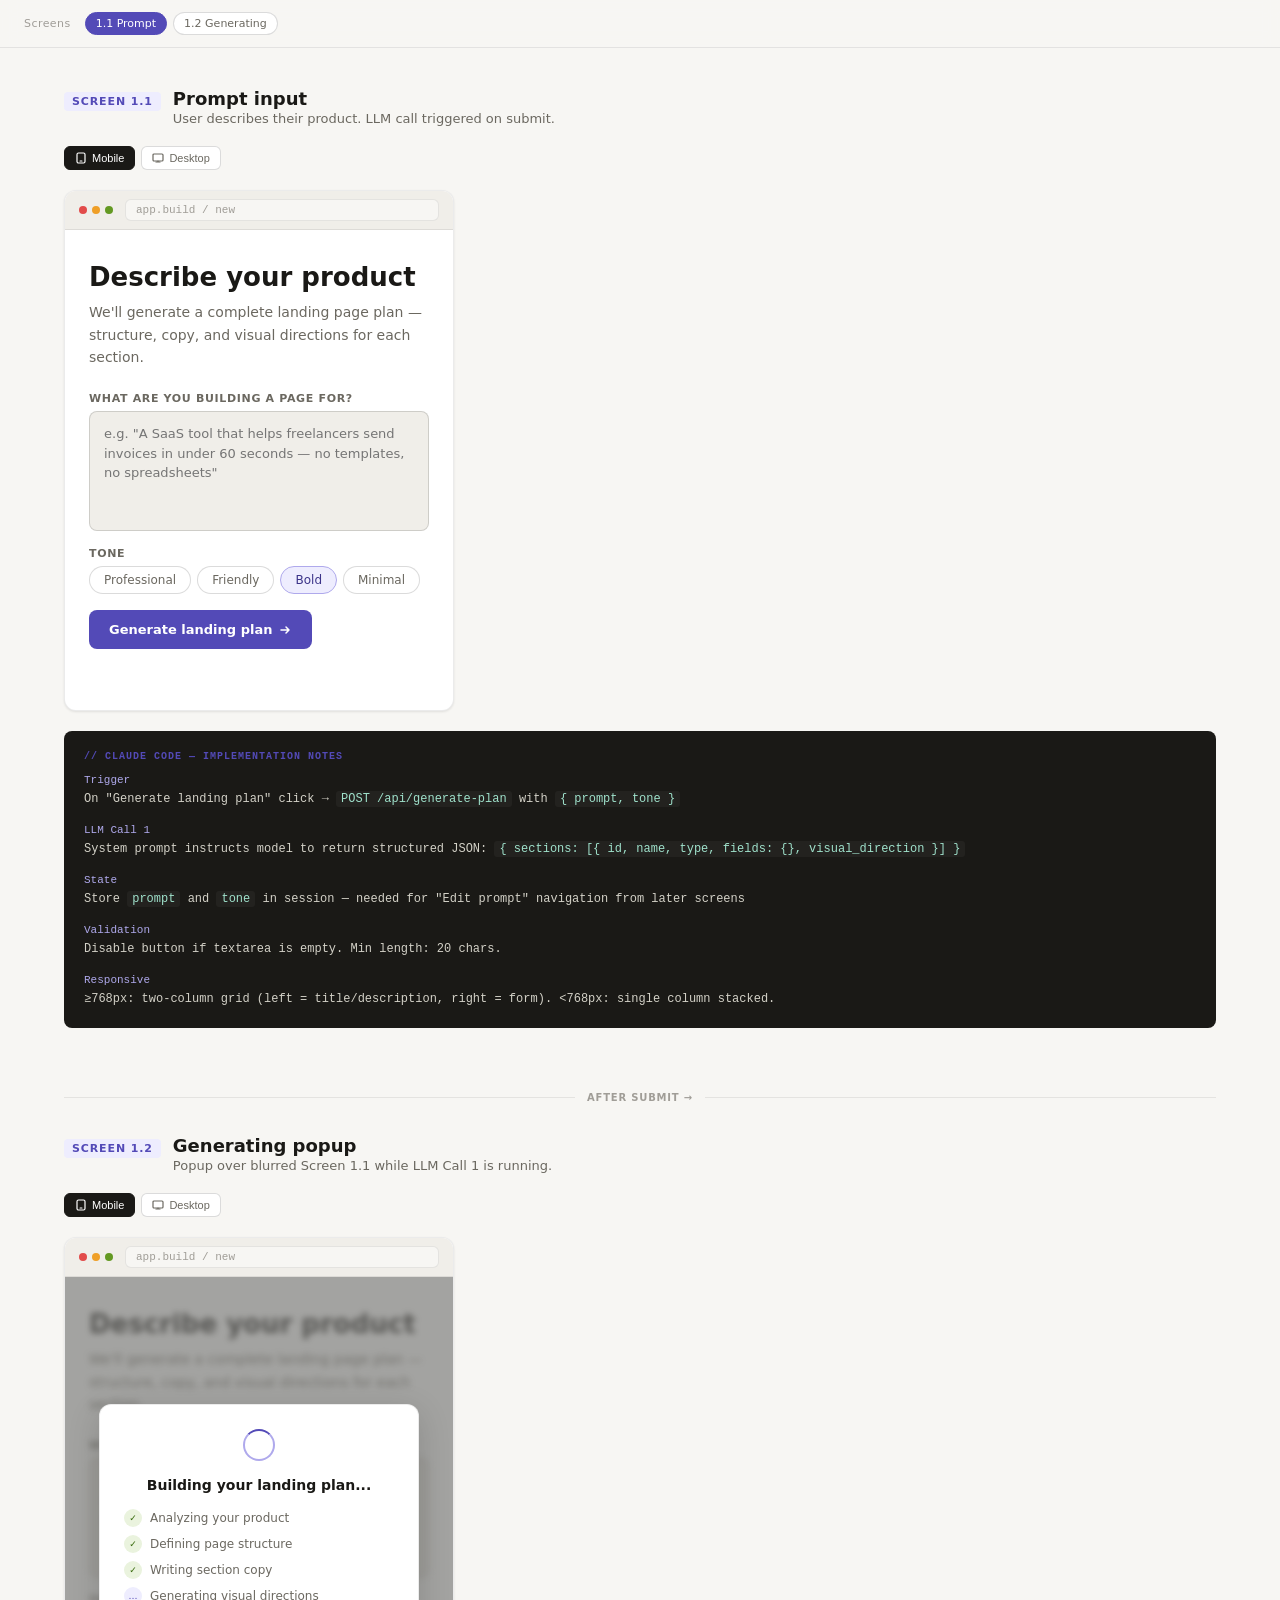
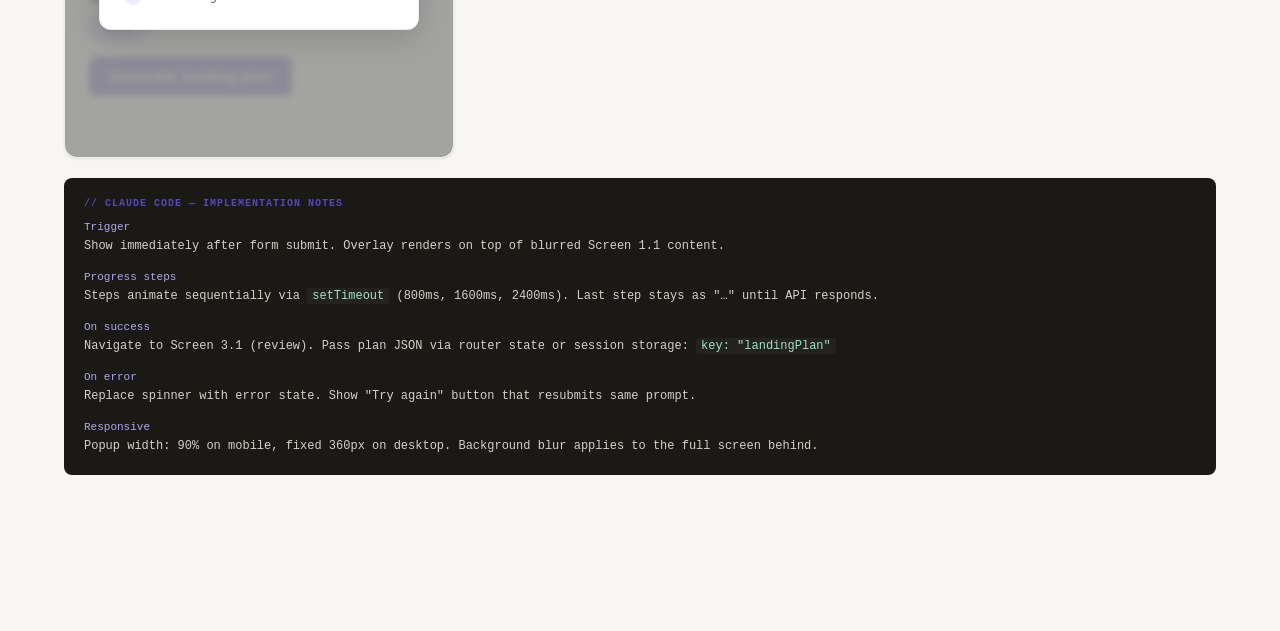
<file: docs/design/screens1.html>
<!DOCTYPE html>
<html lang="en">
<head>
<meta charset="UTF-8">
<meta name="viewport" content="width=device-width, initial-scale=1.0">
<title>Landing Builder — Screen 1.1 & 1.2</title>
<style>
  :root {
    --bg: #F7F6F3;
    --surface: #FFFFFF;
    --surface2: #F0EEE9;
    --border: rgba(0,0,0,0.08);
    --border-md: rgba(0,0,0,0.14);
    --text: #1A1916;
    --text-2: #6B6860;
    --text-3: #A09D97;
    --purple: #534AB7;
    --purple-light: #EEEDFE;
    --purple-mid: #AFA9EC;
    --purple-dark: #3C3489;
    --green-light: #EAF3DE;
    --green: #3B6D11;
    --radius: 12px;
    --radius-sm: 8px;
    --radius-xs: 6px;
    --shadow: 0 1px 3px rgba(0,0,0,0.06), 0 1px 2px rgba(0,0,0,0.04);
    --font: 'DM Sans', system-ui, sans-serif;
    --font-mono: 'DM Mono', monospace;
  }

  * { box-sizing: border-box; margin: 0; padding: 0; }

  body {
    font-family: var(--font);
    background: var(--bg);
    color: var(--text);
    min-height: 100vh;
  }

  /* ── TOP NAV ── */
  .top-nav {
    position: sticky;
    top: 0;
    z-index: 100;
    background: rgba(247,246,243,0.92);
    backdrop-filter: blur(8px);
    border-bottom: 1px solid var(--border);
    padding: 0 24px;
    height: 48px;
    display: flex;
    align-items: center;
    gap: 6px;
  }
  .nav-label {
    font-size: 11px;
    font-weight: 500;
    color: var(--text-3);
    margin-right: 8px;
    letter-spacing: .04em;
  }
  .nav-chip {
    font-size: 11px;
    font-weight: 500;
    padding: 4px 10px;
    border-radius: 20px;
    border: 1px solid var(--border-md);
    color: var(--text-2);
    background: var(--surface);
    cursor: pointer;
    transition: all .15s;
    text-decoration: none;
  }
  .nav-chip:hover, .nav-chip.active {
    background: var(--purple);
    color: #fff;
    border-color: var(--purple);
  }

  /* ── PAGE LAYOUT ── */
  .page {
    max-width: 1200px;
    margin: 0 auto;
    padding: 40px 24px 80px;
  }

  /* ── SCREEN SECTION ── */
  .screen-section {
    margin-bottom: 64px;
  }
  .section-header {
    display: flex;
    align-items: baseline;
    gap: 12px;
    margin-bottom: 20px;
  }
  .screen-id {
    font-size: 11px;
    font-weight: 600;
    color: var(--purple);
    letter-spacing: .08em;
    text-transform: uppercase;
    background: var(--purple-light);
    padding: 3px 8px;
    border-radius: 4px;
  }
  .screen-title {
    font-size: 18px;
    font-weight: 600;
    color: var(--text);
  }
  .screen-desc {
    font-size: 13px;
    color: var(--text-2);
    margin-top: 2px;
  }

  /* ── BREAKPOINT TOGGLE ── */
  .bp-toggle {
    display: flex;
    align-items: center;
    gap: 6px;
    margin-bottom: 20px;
  }
  .bp-btn {
    display: flex;
    align-items: center;
    gap: 5px;
    font-size: 11px;
    font-weight: 500;
    padding: 5px 10px;
    border-radius: 6px;
    border: 1px solid var(--border-md);
    background: var(--surface);
    color: var(--text-2);
    cursor: pointer;
    transition: all .15s;
  }
  .bp-btn.active {
    background: var(--text);
    color: #fff;
    border-color: var(--text);
  }
  .bp-btn svg { width: 12px; height: 12px; }

  /* ── DEVICE FRAME ── */
  .device-wrap {
    background: var(--surface);
    border: 1px solid var(--border);
    border-radius: var(--radius);
    overflow: hidden;
    box-shadow: var(--shadow);
    transition: max-width .3s ease;
  }
  .device-wrap.mobile { max-width: 390px; }
  .device-wrap.desktop { max-width: 100%; }

  .device-bar {
    background: var(--surface2);
    border-bottom: 1px solid var(--border);
    padding: 8px 14px;
    display: flex;
    align-items: center;
    gap: 12px;
  }
  .device-dots { display: flex; gap: 5px; }
  .device-dots span {
    width: 8px; height: 8px; border-radius: 50%;
    display: inline-block;
  }
  .device-url {
    flex: 1;
    background: var(--bg);
    border: 1px solid var(--border);
    border-radius: 6px;
    padding: 4px 10px;
    font-size: 11px;
    color: var(--text-3);
    font-family: var(--font-mono);
  }

  /* ── APP SHELL ── */
  .app-shell {
    display: flex;
    flex-direction: column;
  }

  /* ── SCREEN 1.1 CONTENT ── */
  .s1-body {
    padding: 32px 24px;
    display: flex;
    flex-direction: column;
    gap: 0;
    min-height: 480px;
  }

  /* Desktop: two columns */
  .device-wrap.desktop .s1-inner {
    display: grid;
    grid-template-columns: 1fr 1fr;
    gap: 48px;
    align-items: start;
  }
  .device-wrap.mobile .s1-inner {
    display: flex;
    flex-direction: column;
    gap: 24px;
  }

  .s1-left h1 {
    font-size: 26px;
    font-weight: 700;
    line-height: 1.2;
    color: var(--text);
    margin-bottom: 8px;
  }
  .device-wrap.desktop .s1-left h1 { font-size: 32px; }

  .s1-left p {
    font-size: 14px;
    color: var(--text-2);
    line-height: 1.6;
    margin-bottom: 0;
  }

  .s1-right {
    display: flex;
    flex-direction: column;
    gap: 16px;
  }

  .field-group { display: flex; flex-direction: column; gap: 6px; }
  .field-label {
    font-size: 11px;
    font-weight: 600;
    color: var(--text-2);
    text-transform: uppercase;
    letter-spacing: .06em;
  }
  .field-textarea {
    background: var(--surface2);
    border: 1px solid var(--border-md);
    border-radius: var(--radius-sm);
    padding: 12px 14px;
    font-size: 13px;
    color: var(--text-3);
    font-family: var(--font);
    resize: none;
    line-height: 1.5;
    min-height: 120px;
    width: 100%;
    transition: border-color .15s;
  }
  .field-textarea:focus {
    outline: none;
    border-color: var(--purple-mid);
    background: var(--surface);
  }
  .device-wrap.desktop .field-textarea { min-height: 160px; }

  .tone-row {
    display: flex;
    gap: 6px;
    flex-wrap: wrap;
  }
  .tone-chip {
    font-size: 12px;
    padding: 6px 14px;
    border-radius: 20px;
    border: 1px solid var(--border-md);
    color: var(--text-2);
    background: var(--surface);
    cursor: pointer;
    transition: all .15s;
  }
  .tone-chip.active {
    background: var(--purple-light);
    border-color: var(--purple-mid);
    color: var(--purple-dark);
    font-weight: 500;
  }

  .btn-primary {
    background: var(--purple);
    color: #fff;
    border: none;
    border-radius: var(--radius-sm);
    padding: 12px 20px;
    font-size: 13px;
    font-weight: 600;
    font-family: var(--font);
    cursor: pointer;
    display: inline-flex;
    align-items: center;
    gap: 6px;
    transition: background .15s;
    align-self: flex-start;
  }
  .btn-primary:hover { background: var(--purple-dark); }
  .device-wrap.desktop .btn-primary { align-self: flex-end; width: 100%; justify-content: center; }

  /* ── SCREEN 1.2 — POPUP OVERLAY ── */
  .s12-wrap {
    position: relative;
  }
  .s12-blur {
    filter: blur(3px);
    pointer-events: none;
    user-select: none;
    opacity: .55;
  }
  .s12-overlay {
    position: absolute;
    inset: 0;
    background: rgba(26,25,22,0.4);
    display: flex;
    align-items: center;
    justify-content: center;
    border-radius: 0 0 var(--radius) var(--radius);
  }
  .popup {
    background: var(--surface);
    border: 1px solid var(--border);
    border-radius: var(--radius);
    padding: 24px;
    width: 90%;
    max-width: 320px;
    box-shadow: 0 8px 32px rgba(0,0,0,0.16);
  }
  .popup-spinner {
    width: 32px;
    height: 32px;
    border-radius: 50%;
    border: 2.5px solid var(--purple-mid);
    border-top-color: var(--purple);
    margin: 0 auto 16px;
    animation: spin 0.8s linear infinite;
  }
  @keyframes spin { to { transform: rotate(360deg); } }
  .popup-title {
    font-size: 14px;
    font-weight: 600;
    color: var(--text);
    text-align: center;
    margin-bottom: 16px;
  }
  .step-list { display: flex; flex-direction: column; gap: 8px; }
  .step-item {
    display: flex;
    align-items: center;
    gap: 8px;
    font-size: 12px;
    color: var(--text-2);
  }
  .step-ic {
    width: 18px; height: 18px;
    border-radius: 50%;
    display: flex;
    align-items: center;
    justify-content: center;
    font-size: 9px;
    flex-shrink: 0;
  }
  .step-ic.done { background: var(--green-light); color: var(--green); }
  .step-ic.prog { background: var(--purple-light); color: var(--purple); }

  /* ── ANNOTATIONS ── */
  .annotations {
    margin-top: 20px;
    background: #1A1916;
    border-radius: var(--radius-sm);
    padding: 20px;
    font-family: var(--font-mono);
  }
  .ann-title {
    font-size: 10px;
    font-weight: 600;
    color: #534AB7;
    text-transform: uppercase;
    letter-spacing: .1em;
    margin-bottom: 12px;
  }
  .ann-block { margin-bottom: 16px; }
  .ann-block:last-child { margin-bottom: 0; }
  .ann-key { font-size: 11px; color: #AFA9EC; margin-bottom: 4px; }
  .ann-val { font-size: 12px; color: #D3D1C7; line-height: 1.5; }
  .ann-val code {
    color: #9FE1CB;
    background: rgba(255,255,255,.04);
    padding: 1px 5px;
    border-radius: 3px;
  }

  /* ── DIVIDER ── */
  .divider {
    display: flex;
    align-items: center;
    gap: 12px;
    margin: 8px 0 32px;
  }
  .divider-line { flex: 1; height: 1px; background: var(--border); }
  .divider-label {
    font-size: 10px;
    font-weight: 600;
    color: var(--text-3);
    letter-spacing: .08em;
    text-transform: uppercase;
  }

  /* Google Fonts */
  @import url('https://fonts.googleapis.com/css2?family=DM+Sans:wght@400;500;600;700&family=DM+Mono&display=swap');
</style>
</head>
<body>

<nav class="top-nav">
  <span class="nav-label">Screens</span>
  <a class="nav-chip active" href="#s11">1.1 Prompt</a>
  <a class="nav-chip" href="#s12">1.2 Generating</a>
</nav>

<div class="page">

  <!-- ══════════════════════════════════════════
       SCREEN 1.1 — PROMPT INPUT
  ══════════════════════════════════════════ -->
  <section class="screen-section" id="s11">
    <div class="section-header">
      <span class="screen-id">Screen 1.1</span>
      <div>
        <div class="screen-title">Prompt input</div>
        <div class="screen-desc">User describes their product. LLM call triggered on submit.</div>
      </div>
    </div>

    <div class="bp-toggle">
      <button class="bp-btn active" onclick="setBreakpoint('s11-device', 'mobile', this)">
        <svg viewBox="0 0 12 12" fill="none"><rect x="2" y="1" width="8" height="10" rx="1.5" stroke="currentColor" stroke-width="1.2"/><rect x="4.5" y="8.5" width="3" height="1" rx=".5" fill="currentColor"/></svg>
        Mobile
      </button>
      <button class="bp-btn" onclick="setBreakpoint('s11-device', 'desktop', this)">
        <svg viewBox="0 0 12 12" fill="none"><rect x="1" y="2" width="10" height="7" rx="1" stroke="currentColor" stroke-width="1.2"/><path d="M4 10h4M6 9v1" stroke="currentColor" stroke-width="1.2" stroke-linecap="round"/></svg>
        Desktop
      </button>
    </div>

    <div class="device-wrap mobile" id="s11-device">
      <div class="device-bar">
        <div class="device-dots">
          <span style="background:#E24B4A"></span>
          <span style="background:#EF9F27"></span>
          <span style="background:#639922"></span>
        </div>
        <div class="device-url">app.build / new</div>
      </div>
      <div class="app-shell">
        <div class="s1-body">
          <div class="s1-inner">
            <div class="s1-left">
              <h1>Describe your product</h1>
              <p>We'll generate a complete landing page plan — structure, copy, and visual directions for each section.</p>
            </div>
            <div class="s1-right">
              <div class="field-group">
                <label class="field-label">What are you building a page for?</label>
                <textarea class="field-textarea" placeholder='e.g. "A SaaS tool that helps freelancers send invoices in under 60 seconds — no templates, no spreadsheets"'></textarea>
              </div>
              <div class="field-group">
                <label class="field-label">Tone</label>
                <div class="tone-row">
                  <span class="tone-chip">Professional</span>
                  <span class="tone-chip">Friendly</span>
                  <span class="tone-chip active">Bold</span>
                  <span class="tone-chip">Minimal</span>
                </div>
              </div>
              <button class="btn-primary">
                Generate landing plan
                <svg width="14" height="14" viewBox="0 0 14 14" fill="none"><path d="M3 7h8M8 4l3 3-3 3" stroke="#fff" stroke-width="1.5" stroke-linecap="round" stroke-linejoin="round"/></svg>
              </button>
            </div>
          </div>
        </div>
      </div>
    </div>

    <div class="annotations">
      <div class="ann-title">// Claude Code — implementation notes</div>
      <div class="ann-block">
        <div class="ann-key">Trigger</div>
        <div class="ann-val">On "Generate landing plan" click → <code>POST /api/generate-plan</code> with <code>{ prompt, tone }</code></div>
      </div>
      <div class="ann-block">
        <div class="ann-key">LLM Call 1</div>
        <div class="ann-val">System prompt instructs model to return structured JSON: <code>{ sections: [{ id, name, type, fields: {}, visual_direction }] }</code></div>
      </div>
      <div class="ann-block">
        <div class="ann-key">State</div>
        <div class="ann-val">Store <code>prompt</code> and <code>tone</code> in session — needed for "Edit prompt" navigation from later screens</div>
      </div>
      <div class="ann-block">
        <div class="ann-key">Validation</div>
        <div class="ann-val">Disable button if textarea is empty. Min length: 20 chars.</div>
      </div>
      <div class="ann-block">
        <div class="ann-key">Responsive</div>
        <div class="ann-val">≥768px: two-column grid (left = title/description, right = form). &lt;768px: single column stacked.</div>
      </div>
    </div>
  </section>

  <div class="divider">
    <div class="divider-line"></div>
    <span class="divider-label">After submit →</span>
    <div class="divider-line"></div>
  </div>

  <!-- ══════════════════════════════════════════
       SCREEN 1.2 — GENERATING POPUP
  ══════════════════════════════════════════ -->
  <section class="screen-section" id="s12">
    <div class="section-header">
      <span class="screen-id">Screen 1.2</span>
      <div>
        <div class="screen-title">Generating popup</div>
        <div class="screen-desc">Popup over blurred Screen 1.1 while LLM Call 1 is running.</div>
      </div>
    </div>

    <div class="bp-toggle">
      <button class="bp-btn active" onclick="setBreakpoint('s12-device', 'mobile', this)">
        <svg viewBox="0 0 12 12" fill="none"><rect x="2" y="1" width="8" height="10" rx="1.5" stroke="currentColor" stroke-width="1.2"/><rect x="4.5" y="8.5" width="3" height="1" rx=".5" fill="currentColor"/></svg>
        Mobile
      </button>
      <button class="bp-btn" onclick="setBreakpoint('s12-device', 'desktop', this)">
        <svg viewBox="0 0 12 12" fill="none"><rect x="1" y="2" width="10" height="7" rx="1" stroke="currentColor" stroke-width="1.2"/><path d="M4 10h4M6 9v1" stroke="currentColor" stroke-width="1.2" stroke-linecap="round"/></svg>
        Desktop
      </button>
    </div>

    <div class="device-wrap mobile s12-wrap" id="s12-device">
      <div class="device-bar">
        <div class="device-dots">
          <span style="background:#E24B4A"></span>
          <span style="background:#EF9F27"></span>
          <span style="background:#639922"></span>
        </div>
        <div class="device-url">app.build / new</div>
      </div>
      <div class="app-shell" style="position:relative">
        <div class="s1-body s12-blur">
          <div class="s1-inner">
            <div class="s1-left">
              <h1>Describe your product</h1>
              <p>We'll generate a complete landing page plan — structure, copy, and visual directions for each section.</p>
            </div>
            <div class="s1-right">
              <div class="field-group">
                <label class="field-label">What are you building a page for?</label>
                <div class="field-textarea" style="display:flex;align-items:flex-start;font-size:13px;color:var(--text-2)">A SaaS tool that helps freelancers send invoices in under 60 seconds — no templates, no spreadsheets</div>
              </div>
              <div class="field-group">
                <label class="field-label">Tone</label>
                <div class="tone-row">
                  <span class="tone-chip active">Bold</span>
                </div>
              </div>
              <button class="btn-primary" style="opacity:.4;pointer-events:none">
                Generate landing plan
              </button>
            </div>
          </div>
        </div>
        <div class="s12-overlay">
          <div class="popup">
            <div class="popup-spinner"></div>
            <div class="popup-title">Building your landing plan...</div>
            <div class="step-list">
              <div class="step-item"><span class="step-ic done">✓</span>Analyzing your product</div>
              <div class="step-item"><span class="step-ic done">✓</span>Defining page structure</div>
              <div class="step-item"><span class="step-ic done">✓</span>Writing section copy</div>
              <div class="step-item"><span class="step-ic prog">…</span>Generating visual directions</div>
            </div>
          </div>
        </div>
      </div>
    </div>

    <div class="annotations">
      <div class="ann-title">// Claude Code — implementation notes</div>
      <div class="ann-block">
        <div class="ann-key">Trigger</div>
        <div class="ann-val">Show immediately after form submit. Overlay renders on top of blurred Screen 1.1 content.</div>
      </div>
      <div class="ann-block">
        <div class="ann-key">Progress steps</div>
        <div class="ann-val">Steps animate sequentially via <code>setTimeout</code> (800ms, 1600ms, 2400ms). Last step stays as "…" until API responds.</div>
      </div>
      <div class="ann-block">
        <div class="ann-key">On success</div>
        <div class="ann-val">Navigate to Screen 3.1 (review). Pass plan JSON via router state or session storage: <code>key: "landingPlan"</code></div>
      </div>
      <div class="ann-block">
        <div class="ann-key">On error</div>
        <div class="ann-val">Replace spinner with error state. Show "Try again" button that resubmits same prompt.</div>
      </div>
      <div class="ann-block">
        <div class="ann-key">Responsive</div>
        <div class="ann-val">Popup width: 90% on mobile, fixed 360px on desktop. Background blur applies to the full screen behind.</div>
      </div>
    </div>
  </section>

</div>

<script>
function setBreakpoint(deviceId, bp, btn) {
  const device = document.getElementById(deviceId);
  device.classList.remove('mobile', 'desktop');
  device.classList.add(bp);
  const group = btn.closest('.bp-toggle');
  group.querySelectorAll('.bp-btn').forEach(b => b.classList.remove('active'));
  btn.classList.add('active');
}

document.querySelectorAll('.tone-chip').forEach(chip => {
  chip.addEventListener('click', function() {
    this.closest('.tone-row').querySelectorAll('.tone-chip').forEach(c => c.classList.remove('active'));
    this.classList.add('active');
  });
});
</script>
</body>
</html>
</file>
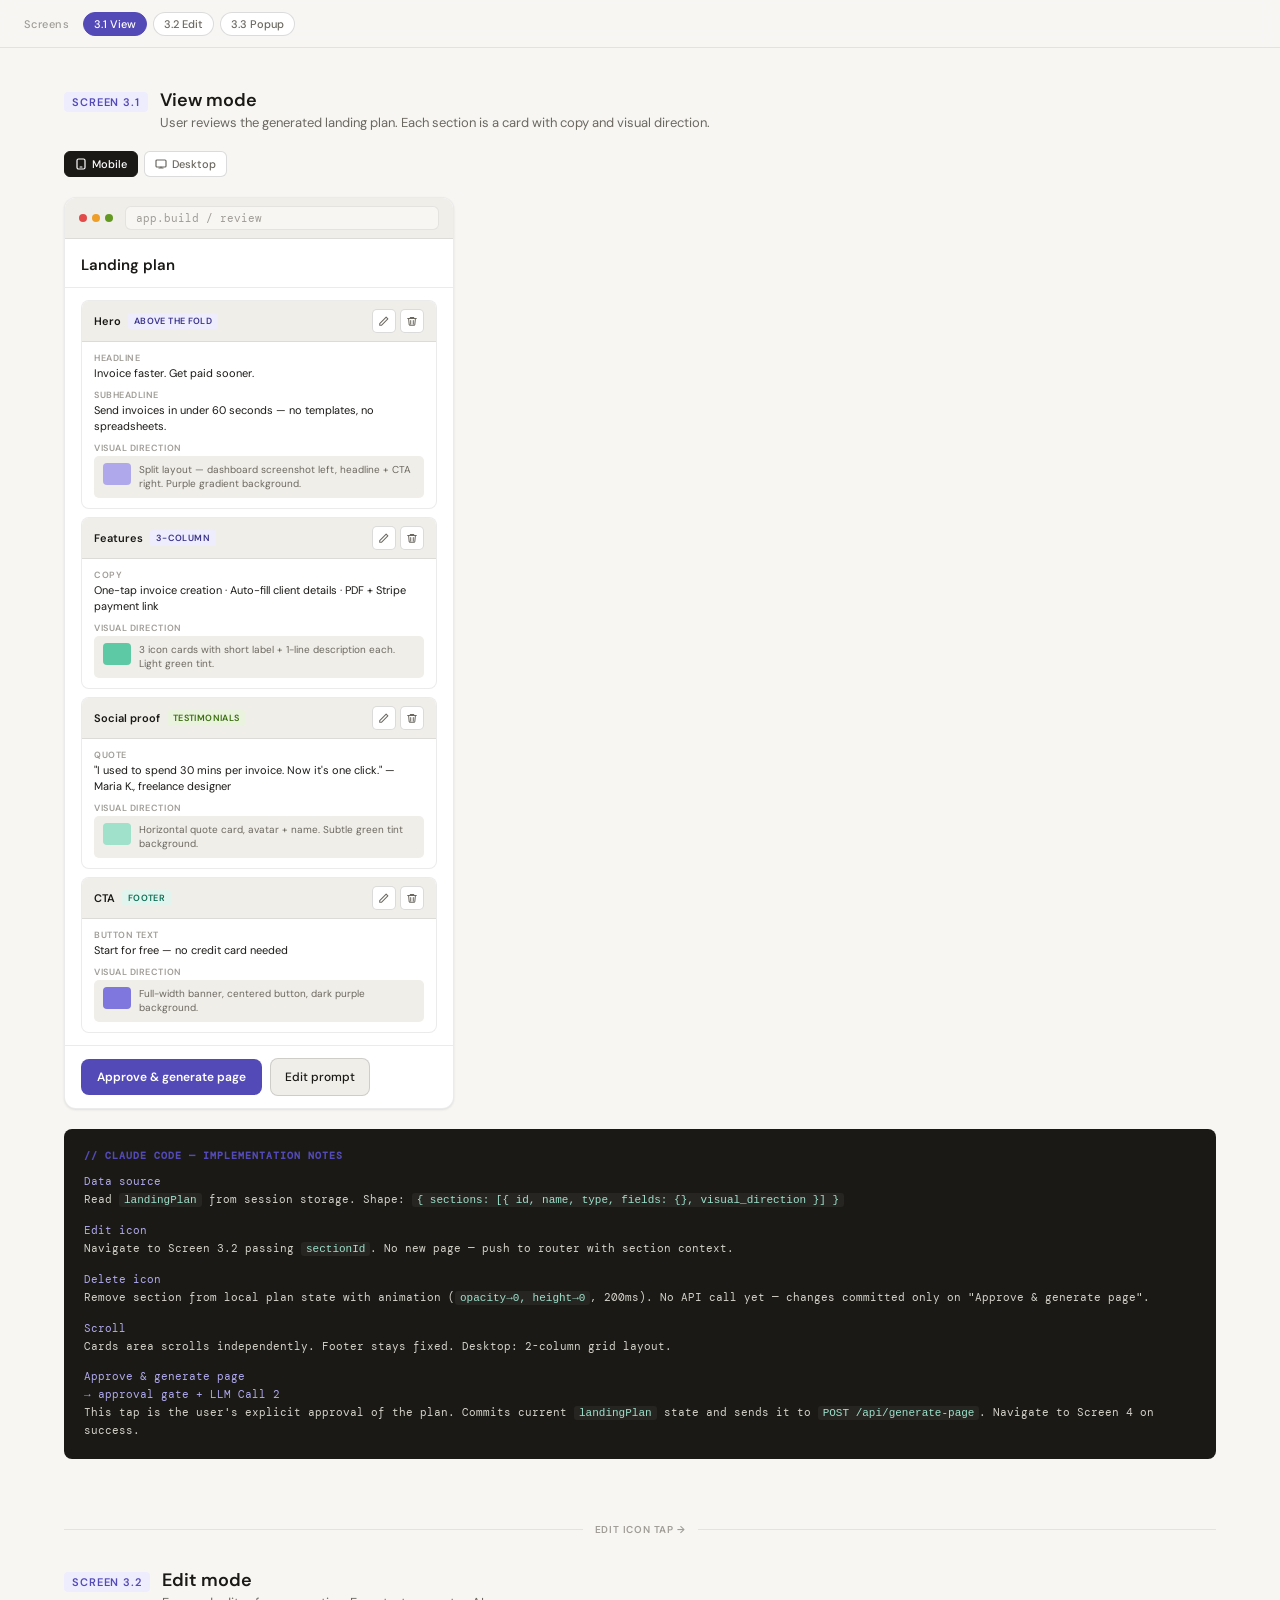
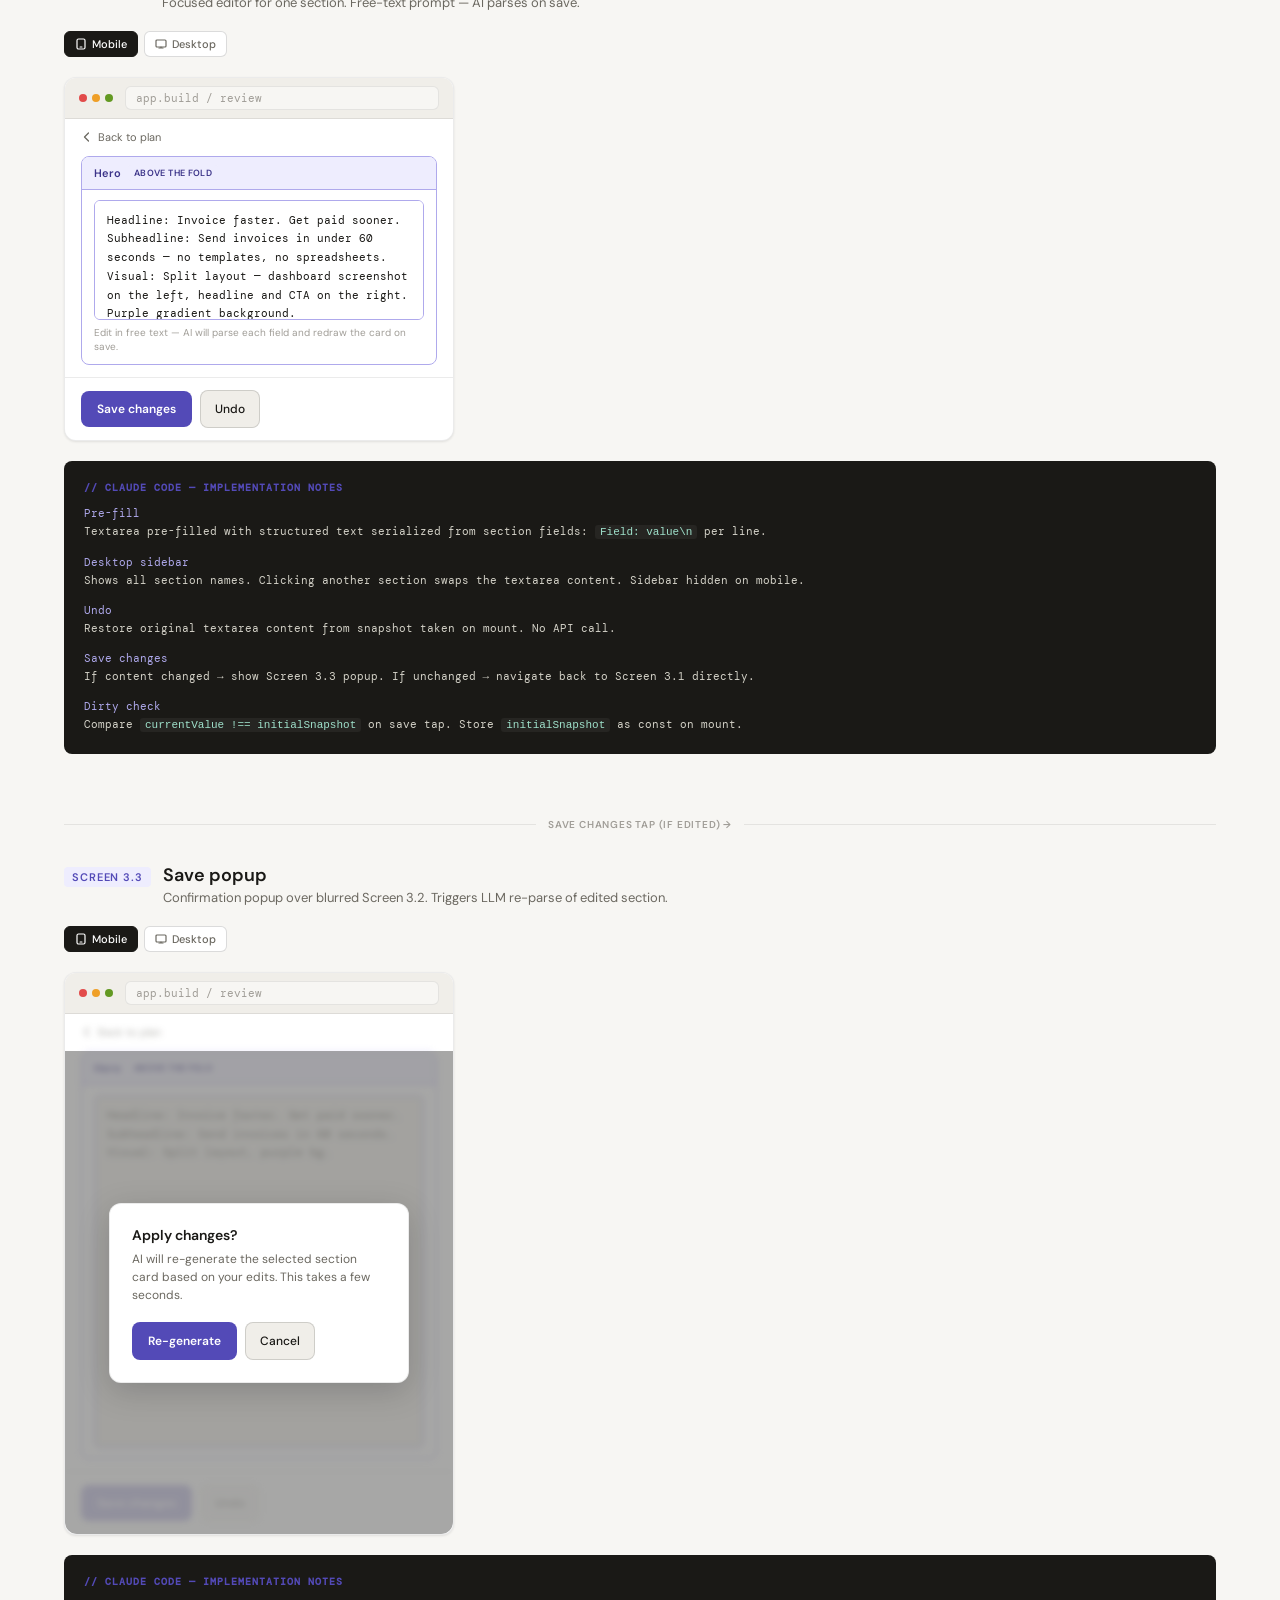
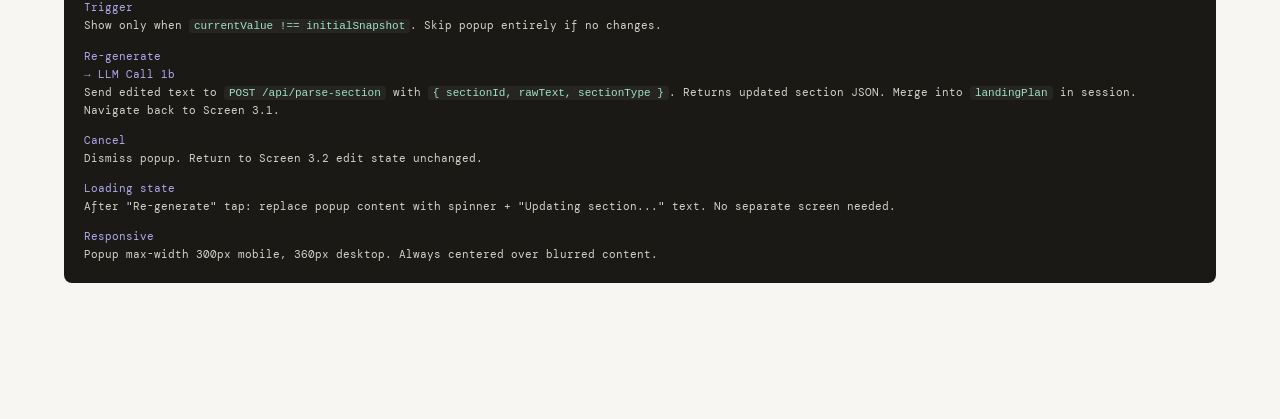
<file: docs/design/screens2.html>
<!DOCTYPE html>
<html lang="en">
<head>
<meta charset="UTF-8">
<meta name="viewport" content="width=device-width, initial-scale=1.0">
<title>Landing Builder — Screens 3.1, 3.2, 3.3</title>
<style>
@import url('https://fonts.googleapis.com/css2?family=DM+Sans:wght@400;500;600;700&family=DM+Mono&display=swap');

:root {
  --bg: #F7F6F3;
  --surface: #FFFFFF;
  --surface2: #F0EEE9;
  --border: rgba(0,0,0,0.08);
  --border-md: rgba(0,0,0,0.14);
  --text: #1A1916;
  --text-2: #6B6860;
  --text-3: #A09D97;
  --purple: #534AB7;
  --purple-light: #EEEDFE;
  --purple-mid: #AFA9EC;
  --purple-dark: #3C3489;
  --green-light: #EAF3DE;
  --green: #3B6D11;
  --teal-light: #E1F5EE;
  --teal: #0F6E56;
  --radius: 12px;
  --radius-sm: 8px;
  --font: 'DM Sans', system-ui, sans-serif;
  --font-mono: 'DM Mono', monospace;
  --shadow: 0 1px 3px rgba(0,0,0,0.06), 0 1px 2px rgba(0,0,0,0.04);
}

* { box-sizing: border-box; margin: 0; padding: 0; }
body { font-family: var(--font); background: var(--bg); color: var(--text); min-height: 100vh; }

/* NAV */
.top-nav {
  position: sticky; top: 0; z-index: 100;
  background: rgba(247,246,243,0.92);
  backdrop-filter: blur(8px);
  border-bottom: 1px solid var(--border);
  padding: 0 24px; height: 48px;
  display: flex; align-items: center; gap: 6px;
}
.nav-label { font-size: 11px; font-weight: 500; color: var(--text-3); margin-right: 8px; letter-spacing: .04em; }
.nav-chip {
  font-size: 11px; font-weight: 500; padding: 4px 10px;
  border-radius: 20px; border: 1px solid var(--border-md);
  color: var(--text-2); background: var(--surface);
  cursor: pointer; text-decoration: none; transition: all .15s;
}
.nav-chip:hover, .nav-chip.active { background: var(--purple); color: #fff; border-color: var(--purple); }

/* PAGE */
.page { max-width: 1200px; margin: 0 auto; padding: 40px 24px 80px; }

/* SECTION */
.screen-section { margin-bottom: 64px; }
.section-header { display: flex; align-items: baseline; gap: 12px; margin-bottom: 20px; }
.screen-id {
  font-size: 11px; font-weight: 600; color: var(--purple);
  letter-spacing: .08em; text-transform: uppercase;
  background: var(--purple-light); padding: 3px 8px; border-radius: 4px;
}
.screen-title { font-size: 18px; font-weight: 600; color: var(--text); }
.screen-desc { font-size: 13px; color: var(--text-2); margin-top: 2px; }

/* BREAKPOINT TOGGLE */
.bp-toggle { display: flex; align-items: center; gap: 6px; margin-bottom: 20px; }
.bp-btn {
  display: flex; align-items: center; gap: 5px;
  font-size: 11px; font-weight: 500; padding: 5px 10px;
  border-radius: 6px; border: 1px solid var(--border-md);
  background: var(--surface); color: var(--text-2);
  cursor: pointer; transition: all .15s; font-family: var(--font);
}
.bp-btn.active { background: var(--text); color: #fff; border-color: var(--text); }
.bp-btn svg { width: 12px; height: 12px; }

/* DEVICE FRAME */
.device-wrap {
  background: var(--surface); border: 1px solid var(--border);
  border-radius: var(--radius); overflow: hidden;
  box-shadow: var(--shadow); transition: max-width .3s ease;
  position: relative;
}
.device-wrap.mobile { max-width: 390px; }
.device-wrap.desktop { max-width: 100%; }

.device-bar {
  background: var(--surface2); border-bottom: 1px solid var(--border);
  padding: 8px 14px; display: flex; align-items: center; gap: 12px;
  flex-shrink: 0;
}
.device-dots { display: flex; gap: 5px; }
.device-dots span { width: 8px; height: 8px; border-radius: 50%; display: inline-block; }
.device-url {
  flex: 1; background: var(--bg); border: 1px solid var(--border);
  border-radius: 6px; padding: 4px 10px;
  font-size: 11px; color: var(--text-3); font-family: var(--font-mono);
}

/* APP SHELL */
.app-shell { display: flex; flex-direction: column; }

/* SHARED BUTTONS */
.btn-primary {
  background: var(--purple); color: #fff; border: none;
  border-radius: var(--radius-sm); padding: 10px 16px;
  font-size: 12px; font-weight: 600; font-family: var(--font);
  cursor: pointer; white-space: nowrap;
}
.btn-secondary {
  background: var(--surface2); color: var(--text);
  border: 1px solid var(--border-md);
  border-radius: var(--radius-sm); padding: 10px 14px;
  font-size: 12px; font-weight: 500; font-family: var(--font);
  cursor: pointer; white-space: nowrap;
}

/* FOOTER BAR */
.screen-footer {
  display: flex; gap: 8px; align-items: center;
  padding: 12px 16px;
  border-top: 1px solid var(--border);
  flex-shrink: 0;
}

/* ══════════════════════════════
   SCREEN 3.1 — VIEW MODE
══════════════════════════════ */
.s31-body {
  display: flex; flex-direction: column; flex: 1; min-height: 0;
  height: 520px;
}
.s31-header {
  padding: 16px 16px 12px;
  border-bottom: 1px solid var(--border);
  flex-shrink: 0;
}
.s31-header h2 { font-size: 15px; font-weight: 600; color: var(--text); }

.cards-area {
  flex: 1; overflow-y: auto; padding: 12px 16px;
  display: flex; flex-direction: column; gap: 8px;
}
.cards-area::-webkit-scrollbar { width: 4px; }
.cards-area::-webkit-scrollbar-track { background: transparent; }
.cards-area::-webkit-scrollbar-thumb { background: var(--border-md); border-radius: 4px; }

/* desktop: 2-col grid */
.device-wrap.desktop .cards-area {
  display: grid;
  grid-template-columns: 1fr 1fr;
  gap: 10px;
  align-content: start;
}

.plan-card {
  border: 1px solid var(--border);
  border-radius: var(--radius-sm);
  overflow: hidden;
  background: var(--surface);
}
.plan-card-head {
  background: var(--surface2);
  border-bottom: 1px solid var(--border);
  padding: 8px 12px;
  display: flex; align-items: center; justify-content: space-between;
}
.plan-card-head-left { display: flex; align-items: center; gap: 7px; }
.card-name { font-size: 11px; font-weight: 600; color: var(--text); }
.tag {
  font-size: 9px; font-weight: 600; padding: 2px 6px;
  border-radius: 3px; text-transform: uppercase; letter-spacing: .04em;
}
.tag-purple { background: var(--purple-light); color: var(--purple-dark); }
.tag-green  { background: var(--green-light);  color: var(--green); }
.tag-teal   { background: var(--teal-light);   color: var(--teal); }
.icon-group { display: flex; gap: 4px; }
.icon-btn {
  width: 24px; height: 24px; border-radius: 5px;
  border: 1px solid var(--border-md);
  background: var(--surface);
  display: inline-flex; align-items: center; justify-content: center;
  cursor: pointer; transition: background .12s;
}
.icon-btn:hover { background: var(--surface2); }
.icon-btn svg { width: 12px; height: 12px; }

.plan-card-body { padding: 10px 12px; display: flex; flex-direction: column; gap: 7px; }
.field-lbl {
  font-size: 9px; font-weight: 600; color: var(--text-3);
  text-transform: uppercase; letter-spacing: .06em; margin-bottom: 2px;
}
.field-val { font-size: 11px; color: var(--text); line-height: 1.45; }
.vis-hint {
  display: flex; align-items: flex-start; gap: 8px;
  background: var(--surface2); border-radius: 5px; padding: 7px 9px;
}
.vis-swatch { width: 28px; height: 22px; border-radius: 4px; flex-shrink: 0; }
.vis-txt { font-size: 10px; color: var(--text-2); line-height: 1.4; }

/* ══════════════════════════════
   SCREEN 3.2 — EDIT MODE
══════════════════════════════ */
.s32-body {
  display: flex; flex-direction: column; flex: 1; min-height: 0; height: 520px;
}
.back-link {
  display: flex; align-items: center; gap: 5px;
  font-size: 11px; color: var(--text-2);
  padding: 11px 16px 0;
  flex-shrink: 0; cursor: pointer;
}
.back-link svg { width: 12px; height: 12px; }

.edit-area {
  flex: 1; padding: 12px 16px; display: flex;
  flex-direction: column; gap: 10px; min-height: 0;
}

/* desktop: sidebar layout */
.device-wrap.desktop .edit-area {
  flex-direction: row; gap: 24px;
}
.device-wrap.desktop .edit-sidebar {
  width: 220px; flex-shrink: 0;
  display: flex; flex-direction: column; gap: 6px;
}
.device-wrap.mobile .edit-sidebar { display: none; }

.sidebar-title { font-size: 10px; font-weight: 600; color: var(--text-3); text-transform: uppercase; letter-spacing: .06em; margin-bottom: 4px; }
.sidebar-item {
  padding: 8px 10px; border-radius: var(--radius-sm);
  border: 1px solid var(--border);
  font-size: 11px; color: var(--text-2); cursor: pointer;
  background: var(--surface); transition: all .12s;
}
.sidebar-item.active {
  background: var(--purple-light);
  border-color: var(--purple-mid);
  color: var(--purple-dark); font-weight: 500;
}
.sidebar-item:hover:not(.active) { background: var(--surface2); }

.edit-main { flex: 1; display: flex; flex-direction: column; gap: 10px; min-height: 0; }

.edit-card {
  border: 1px solid var(--purple-mid);
  border-radius: var(--radius-sm); overflow: hidden;
  flex: 1; display: flex; flex-direction: column; min-height: 0;
}
.edit-card-head {
  background: var(--purple-light);
  border-bottom: 1px solid var(--purple-mid);
  padding: 8px 12px; display: flex; align-items: center; gap: 7px;
  flex-shrink: 0;
}
.edit-card-name { font-size: 11px; font-weight: 600; color: var(--purple-dark); }
.edit-card-body { padding: 10px 12px; flex: 1; display: flex; flex-direction: column; min-height: 0; }
.edit-textarea {
  width: 100%; flex: 1; min-height: 120px;
  border: 1px solid var(--purple-mid);
  border-radius: 6px; padding: 10px 12px;
  font-size: 11px; color: var(--text);
  background: var(--surface);
  line-height: 1.7; resize: none;
  font-family: var(--font-mono);
  transition: border-color .15s;
}
.edit-textarea:focus { outline: none; border-color: var(--purple); }
.edit-hint {
  font-size: 10px; color: var(--text-3); margin-top: 6px; flex-shrink: 0; line-height: 1.4;
}

/* ══════════════════════════════
   SCREEN 3.3 — SAVE POPUP
══════════════════════════════ */
.blur-layer { filter: blur(3px); opacity: .5; pointer-events: none; user-select: none; }
.popup-overlay {
  position: absolute; inset: 0; top: 37px;
  background: rgba(26,25,22,0.38);
  display: flex; align-items: center; justify-content: center;
  border-radius: 0 0 var(--radius) var(--radius);
}
.popup {
  background: var(--surface); border: 1px solid var(--border);
  border-radius: var(--radius); padding: 22px; width: 88%; max-width: 300px;
  box-shadow: 0 8px 32px rgba(0,0,0,0.18);
}
.popup-title { font-size: 14px; font-weight: 600; color: var(--text); margin-bottom: 6px; }
.popup-sub { font-size: 12px; color: var(--text-2); line-height: 1.5; margin-bottom: 18px; }
.popup-footer { display: flex; gap: 8px; }

/* ANNOTATIONS */
.annotations {
  margin-top: 20px; background: #1A1916;
  border-radius: var(--radius-sm); padding: 20px; font-family: var(--font-mono);
}
.ann-title {
  font-size: 10px; font-weight: 600; color: #534AB7;
  text-transform: uppercase; letter-spacing: .1em; margin-bottom: 12px;
}
.ann-block { margin-bottom: 14px; }
.ann-block:last-child { margin-bottom: 0; }
.ann-key { font-size: 11px; color: #AFA9EC; margin-bottom: 3px; }
.ann-val { font-size: 11px; color: #D3D1C7; line-height: 1.55; }
.ann-val code { color: #9FE1CB; background: rgba(255,255,255,.05); padding: 1px 5px; border-radius: 3px; }

/* DIVIDER */
.divider { display: flex; align-items: center; gap: 12px; margin: 8px 0 32px; }
.divider-line { flex: 1; height: 1px; background: var(--border); }
.divider-label { font-size: 10px; font-weight: 600; color: var(--text-3); letter-spacing: .08em; text-transform: uppercase; }
</style>
</head>
<body>

<nav class="top-nav">
  <span class="nav-label">Screens</span>
  <a class="nav-chip active" href="#s31">3.1 View</a>
  <a class="nav-chip" href="#s32">3.2 Edit</a>
  <a class="nav-chip" href="#s33">3.3 Popup</a>
</nav>

<div class="page">

  <!-- ══════════════════════════════════════════
       SCREEN 3.1 — VIEW MODE
  ══════════════════════════════════════════ -->
  <section class="screen-section" id="s31">
    <div class="section-header">
      <span class="screen-id">Screen 3.1</span>
      <div>
        <div class="screen-title">View mode</div>
        <div class="screen-desc">User reviews the generated landing plan. Each section is a card with copy and visual direction.</div>
      </div>
    </div>

    <div class="bp-toggle">
      <button class="bp-btn active" onclick="setBreakpoint('s31-device', 'mobile', this)">
        <svg viewBox="0 0 12 12" fill="none"><rect x="2" y="1" width="8" height="10" rx="1.5" stroke="currentColor" stroke-width="1.2"/><rect x="4.5" y="8.5" width="3" height="1" rx=".5" fill="currentColor"/></svg>Mobile
      </button>
      <button class="bp-btn" onclick="setBreakpoint('s31-device', 'desktop', this)">
        <svg viewBox="0 0 12 12" fill="none"><rect x="1" y="2" width="10" height="7" rx="1" stroke="currentColor" stroke-width="1.2"/><path d="M4 10h4M6 9v1" stroke="currentColor" stroke-width="1.2" stroke-linecap="round"/></svg>Desktop
      </button>
    </div>

    <div class="device-wrap mobile" id="s31-device">
      <div class="device-bar">
        <div class="device-dots">
          <span style="background:#E24B4A"></span><span style="background:#EF9F27"></span><span style="background:#639922"></span>
        </div>
        <div class="device-url">app.build / review</div>
      </div>
      <div class="app-shell">
        <div class="s31-body">
          <div class="s31-header"><h2>Landing plan</h2></div>
          <div class="cards-area">

            <div class="plan-card">
              <div class="plan-card-head">
                <div class="plan-card-head-left">
                  <span class="card-name">Hero</span>
                  <span class="tag tag-purple">above the fold</span>
                </div>
                <div class="icon-group">
                  <span class="icon-btn" title="Edit">
                    <svg viewBox="0 0 14 14" fill="none"><path d="M9.5 2.5l2 2L4 12H2v-2L9.5 2.5z" stroke="var(--text-2)" stroke-width="1.2" stroke-linejoin="round"/></svg>
                  </span>
                  <span class="icon-btn" title="Delete">
                    <svg viewBox="0 0 14 14" fill="none"><path d="M2 4h10M5 4V3h4v1M5.5 6.5v4M8.5 6.5v4M3 4l.7 7.3A1 1 0 004.7 12h4.6a1 1 0 001-.9L11 4" stroke="var(--text-2)" stroke-width="1.2" stroke-linecap="round" stroke-linejoin="round"/></svg>
                  </span>
                </div>
              </div>
              <div class="plan-card-body">
                <div><div class="field-lbl">Headline</div><div class="field-val">Invoice faster. Get paid sooner.</div></div>
                <div><div class="field-lbl">Subheadline</div><div class="field-val">Send invoices in under 60 seconds — no templates, no spreadsheets.</div></div>
                <div>
                  <div class="field-lbl">Visual direction</div>
                  <div class="vis-hint"><div class="vis-swatch" style="background:#AFA9EC"></div><div class="vis-txt">Split layout — dashboard screenshot left, headline + CTA right. Purple gradient background.</div></div>
                </div>
              </div>
            </div>

            <div class="plan-card">
              <div class="plan-card-head">
                <div class="plan-card-head-left">
                  <span class="card-name">Features</span>
                  <span class="tag tag-purple">3-column</span>
                </div>
                <div class="icon-group">
                  <span class="icon-btn"><svg viewBox="0 0 14 14" fill="none"><path d="M9.5 2.5l2 2L4 12H2v-2L9.5 2.5z" stroke="var(--text-2)" stroke-width="1.2" stroke-linejoin="round"/></svg></span>
                  <span class="icon-btn"><svg viewBox="0 0 14 14" fill="none"><path d="M2 4h10M5 4V3h4v1M5.5 6.5v4M8.5 6.5v4M3 4l.7 7.3A1 1 0 004.7 12h4.6a1 1 0 001-.9L11 4" stroke="var(--text-2)" stroke-width="1.2" stroke-linecap="round" stroke-linejoin="round"/></svg></span>
                </div>
              </div>
              <div class="plan-card-body">
                <div><div class="field-lbl">Copy</div><div class="field-val">One-tap invoice creation · Auto-fill client details · PDF + Stripe payment link</div></div>
                <div>
                  <div class="field-lbl">Visual direction</div>
                  <div class="vis-hint"><div class="vis-swatch" style="background:#5DCAA5"></div><div class="vis-txt">3 icon cards with short label + 1-line description each. Light green tint.</div></div>
                </div>
              </div>
            </div>

            <div class="plan-card">
              <div class="plan-card-head">
                <div class="plan-card-head-left">
                  <span class="card-name">Social proof</span>
                  <span class="tag tag-green">testimonials</span>
                </div>
                <div class="icon-group">
                  <span class="icon-btn"><svg viewBox="0 0 14 14" fill="none"><path d="M9.5 2.5l2 2L4 12H2v-2L9.5 2.5z" stroke="var(--text-2)" stroke-width="1.2" stroke-linejoin="round"/></svg></span>
                  <span class="icon-btn"><svg viewBox="0 0 14 14" fill="none"><path d="M2 4h10M5 4V3h4v1M5.5 6.5v4M8.5 6.5v4M3 4l.7 7.3A1 1 0 004.7 12h4.6a1 1 0 001-.9L11 4" stroke="var(--text-2)" stroke-width="1.2" stroke-linecap="round" stroke-linejoin="round"/></svg></span>
                </div>
              </div>
              <div class="plan-card-body">
                <div><div class="field-lbl">Quote</div><div class="field-val">"I used to spend 30 mins per invoice. Now it's one click." — Maria K., freelance designer</div></div>
                <div>
                  <div class="field-lbl">Visual direction</div>
                  <div class="vis-hint"><div class="vis-swatch" style="background:#9FE1CB"></div><div class="vis-txt">Horizontal quote card, avatar + name. Subtle green tint background.</div></div>
                </div>
              </div>
            </div>

            <div class="plan-card">
              <div class="plan-card-head">
                <div class="plan-card-head-left">
                  <span class="card-name">CTA</span>
                  <span class="tag tag-teal">footer</span>
                </div>
                <div class="icon-group">
                  <span class="icon-btn"><svg viewBox="0 0 14 14" fill="none"><path d="M9.5 2.5l2 2L4 12H2v-2L9.5 2.5z" stroke="var(--text-2)" stroke-width="1.2" stroke-linejoin="round"/></svg></span>
                  <span class="icon-btn"><svg viewBox="0 0 14 14" fill="none"><path d="M2 4h10M5 4V3h4v1M5.5 6.5v4M8.5 6.5v4M3 4l.7 7.3A1 1 0 004.7 12h4.6a1 1 0 001-.9L11 4" stroke="var(--text-2)" stroke-width="1.2" stroke-linecap="round" stroke-linejoin="round"/></svg></span>
                </div>
              </div>
              <div class="plan-card-body">
                <div><div class="field-lbl">Button text</div><div class="field-val">Start for free — no credit card needed</div></div>
                <div>
                  <div class="field-lbl">Visual direction</div>
                  <div class="vis-hint"><div class="vis-swatch" style="background:#7F77DD"></div><div class="vis-txt">Full-width banner, centered button, dark purple background.</div></div>
                </div>
              </div>
            </div>

          </div>
          <div class="screen-footer">
            <button class="btn-primary">Approve &amp; generate page</button>
            <button class="btn-secondary">Edit prompt</button>
          </div>
        </div>
      </div>
    </div>

    <div class="annotations">
      <div class="ann-title">// Claude Code — implementation notes</div>
      <div class="ann-block"><div class="ann-key">Data source</div><div class="ann-val">Read <code>landingPlan</code> from session storage. Shape: <code>{ sections: [{ id, name, type, fields: {}, visual_direction }] }</code></div></div>
      <div class="ann-block"><div class="ann-key">Edit icon</div><div class="ann-val">Navigate to Screen 3.2 passing <code>sectionId</code>. No new page — push to router with section context.</div></div>
      <div class="ann-block"><div class="ann-key">Delete icon</div><div class="ann-val">Remove section from local plan state with animation (<code>opacity→0, height→0</code>, 200ms). No API call yet — changes committed only on "Approve &amp; generate page".</div></div>
      <div class="ann-block"><div class="ann-key">Scroll</div><div class="ann-val">Cards area scrolls independently. Footer stays fixed. Desktop: 2-column grid layout.</div></div>
      <div class="ann-block"><div class="ann-key">Approve &amp; generate page</div><div class="ann-key" style="margin-top:4px">→ approval gate + LLM Call 2</div><div class="ann-val">This tap is the user's explicit approval of the plan. Commits current <code>landingPlan</code> state and sends it to <code>POST /api/generate-page</code>. Navigate to Screen 4 on success.</div></div>
    </div>
  </section>

  <div class="divider"><div class="divider-line"></div><span class="divider-label">Edit icon tap →</span><div class="divider-line"></div></div>

  <!-- ══════════════════════════════════════════
       SCREEN 3.2 — EDIT MODE
  ══════════════════════════════════════════ -->
  <section class="screen-section" id="s32">
    <div class="section-header">
      <span class="screen-id">Screen 3.2</span>
      <div>
        <div class="screen-title">Edit mode</div>
        <div class="screen-desc">Focused editor for one section. Free-text prompt — AI parses on save.</div>
      </div>
    </div>

    <div class="bp-toggle">
      <button class="bp-btn active" onclick="setBreakpoint('s32-device', 'mobile', this)">
        <svg viewBox="0 0 12 12" fill="none"><rect x="2" y="1" width="8" height="10" rx="1.5" stroke="currentColor" stroke-width="1.2"/><rect x="4.5" y="8.5" width="3" height="1" rx=".5" fill="currentColor"/></svg>Mobile
      </button>
      <button class="bp-btn" onclick="setBreakpoint('s32-device', 'desktop', this)">
        <svg viewBox="0 0 12 12" fill="none"><rect x="1" y="2" width="10" height="7" rx="1" stroke="currentColor" stroke-width="1.2"/><path d="M4 10h4M6 9v1" stroke="currentColor" stroke-width="1.2" stroke-linecap="round"/></svg>Desktop
      </button>
    </div>

    <div class="device-wrap mobile" id="s32-device">
      <div class="device-bar">
        <div class="device-dots">
          <span style="background:#E24B4A"></span><span style="background:#EF9F27"></span><span style="background:#639922"></span>
        </div>
        <div class="device-url">app.build / review</div>
      </div>
      <div class="app-shell">
        <div class="s32-body">
          <div class="back-link">
            <svg viewBox="0 0 12 12" fill="none"><path d="M7.5 2L3.5 6l4 4" stroke="currentColor" stroke-width="1.3" stroke-linecap="round" stroke-linejoin="round"/></svg>
            Back to plan
          </div>
          <div class="edit-area">
            <div class="edit-sidebar">
              <div class="sidebar-title">Sections</div>
              <div class="sidebar-item active">Hero</div>
              <div class="sidebar-item">Features</div>
              <div class="sidebar-item">Social proof</div>
              <div class="sidebar-item">CTA</div>
            </div>
            <div class="edit-main">
              <div class="edit-card">
                <div class="edit-card-head">
                  <span class="edit-card-name">Hero</span>
                  <span class="tag tag-purple">above the fold</span>
                </div>
                <div class="edit-card-body">
                  <textarea class="edit-textarea">Headline: Invoice faster. Get paid sooner.
Subheadline: Send invoices in under 60 seconds — no templates, no spreadsheets.
Visual: Split layout — dashboard screenshot on the left, headline and CTA on the right. Purple gradient background.</textarea>
                  <div class="edit-hint">Edit in free text — AI will parse each field and redraw the card on save.</div>
                </div>
              </div>
            </div>
          </div>
          <div class="screen-footer">
            <button class="btn-primary">Save changes</button>
            <button class="btn-secondary">Undo</button>
          </div>
        </div>
      </div>
    </div>

    <div class="annotations">
      <div class="ann-title">// Claude Code — implementation notes</div>
      <div class="ann-block"><div class="ann-key">Pre-fill</div><div class="ann-val">Textarea pre-filled with structured text serialized from section fields: <code>Field: value\n</code> per line.</div></div>
      <div class="ann-block"><div class="ann-key">Desktop sidebar</div><div class="ann-val">Shows all section names. Clicking another section swaps the textarea content. Sidebar hidden on mobile.</div></div>
      <div class="ann-block"><div class="ann-key">Undo</div><div class="ann-val">Restore original textarea content from snapshot taken on mount. No API call.</div></div>
      <div class="ann-block"><div class="ann-key">Save changes</div><div class="ann-val">If content changed → show Screen 3.3 popup. If unchanged → navigate back to Screen 3.1 directly.</div></div>
      <div class="ann-block"><div class="ann-key">Dirty check</div><div class="ann-val">Compare <code>currentValue !== initialSnapshot</code> on save tap. Store <code>initialSnapshot</code> as const on mount.</div></div>
    </div>
  </section>

  <div class="divider"><div class="divider-line"></div><span class="divider-label">Save changes tap (if edited) →</span><div class="divider-line"></div></div>

  <!-- ══════════════════════════════════════════
       SCREEN 3.3 — SAVE POPUP
  ══════════════════════════════════════════ -->
  <section class="screen-section" id="s33">
    <div class="section-header">
      <span class="screen-id">Screen 3.3</span>
      <div>
        <div class="screen-title">Save popup</div>
        <div class="screen-desc">Confirmation popup over blurred Screen 3.2. Triggers LLM re-parse of edited section.</div>
      </div>
    </div>

    <div class="bp-toggle">
      <button class="bp-btn active" onclick="setBreakpoint('s33-device', 'mobile', this)">
        <svg viewBox="0 0 12 12" fill="none"><rect x="2" y="1" width="8" height="10" rx="1.5" stroke="currentColor" stroke-width="1.2"/><rect x="4.5" y="8.5" width="3" height="1" rx=".5" fill="currentColor"/></svg>Mobile
      </button>
      <button class="bp-btn" onclick="setBreakpoint('s33-device', 'desktop', this)">
        <svg viewBox="0 0 12 12" fill="none"><rect x="1" y="2" width="10" height="7" rx="1" stroke="currentColor" stroke-width="1.2"/><path d="M4 10h4M6 9v1" stroke="currentColor" stroke-width="1.2" stroke-linecap="round"/></svg>Desktop
      </button>
    </div>

    <div class="device-wrap mobile" id="s33-device" style="position:relative">
      <div class="device-bar">
        <div class="device-dots">
          <span style="background:#E24B4A"></span><span style="background:#EF9F27"></span><span style="background:#639922"></span>
        </div>
        <div class="device-url">app.build / review</div>
      </div>
      <div class="app-shell" style="position:relative">
        <div class="blur-layer">
          <div class="s32-body">
            <div class="back-link">
              <svg viewBox="0 0 12 12" fill="none"><path d="M7.5 2L3.5 6l4 4" stroke="currentColor" stroke-width="1.3" stroke-linecap="round" stroke-linejoin="round"/></svg>
              Back to plan
            </div>
            <div class="edit-area">
              <div class="edit-main">
                <div class="edit-card">
                  <div class="edit-card-head">
                    <span class="edit-card-name">Hero</span>
                    <span class="tag tag-purple">above the fold</span>
                  </div>
                  <div class="edit-card-body">
                    <div style="flex:1;background:var(--surface2);border:1px solid var(--purple-mid);border-radius:6px;padding:10px 12px;font-size:11px;color:var(--text-2);font-family:var(--font-mono);line-height:1.7">Headline: Invoice faster. Get paid sooner.
Subheadline: Send invoices in 60 seconds.
Visual: Split layout, purple bg.</div>
                  </div>
                </div>
              </div>
            </div>
            <div class="screen-footer">
              <button class="btn-primary" style="opacity:.4">Save changes</button>
              <button class="btn-secondary" style="opacity:.4">Undo</button>
            </div>
          </div>
        </div>
        <div class="popup-overlay">
          <div class="popup">
            <div class="popup-title">Apply changes?</div>
            <div class="popup-sub">AI will re-generate the selected section card based on your edits. This takes a few seconds.</div>
            <div class="popup-footer">
              <button class="btn-primary">Re-generate</button>
              <button class="btn-secondary">Cancel</button>
            </div>
          </div>
        </div>
      </div>
    </div>

    <div class="annotations">
      <div class="ann-title">// Claude Code — implementation notes</div>
      <div class="ann-block"><div class="ann-key">Trigger</div><div class="ann-val">Show only when <code>currentValue !== initialSnapshot</code>. Skip popup entirely if no changes.</div></div>
      <div class="ann-block"><div class="ann-key">Re-generate</div><div class="ann-key" style="margin-top:4px">→ LLM Call 1b</div><div class="ann-val">Send edited text to <code>POST /api/parse-section</code> with <code>{ sectionId, rawText, sectionType }</code>. Returns updated section JSON. Merge into <code>landingPlan</code> in session. Navigate back to Screen 3.1.</div></div>
      <div class="ann-block"><div class="ann-key">Cancel</div><div class="ann-val">Dismiss popup. Return to Screen 3.2 edit state unchanged.</div></div>
      <div class="ann-block"><div class="ann-key">Loading state</div><div class="ann-val">After "Re-generate" tap: replace popup content with spinner + "Updating section..." text. No separate screen needed.</div></div>
      <div class="ann-block"><div class="ann-key">Responsive</div><div class="ann-val">Popup max-width 300px mobile, 360px desktop. Always centered over blurred content.</div></div>
    </div>
  </section>

</div>

<script>
function setBreakpoint(deviceId, bp, btn) {
  const device = document.getElementById(deviceId);
  device.classList.remove('mobile', 'desktop');
  device.classList.add(bp);
  const group = btn.closest('.bp-toggle');
  group.querySelectorAll('.bp-btn').forEach(b => b.classList.remove('active'));
  btn.classList.add('active');
}
</script>
</body>
</html>
</file>
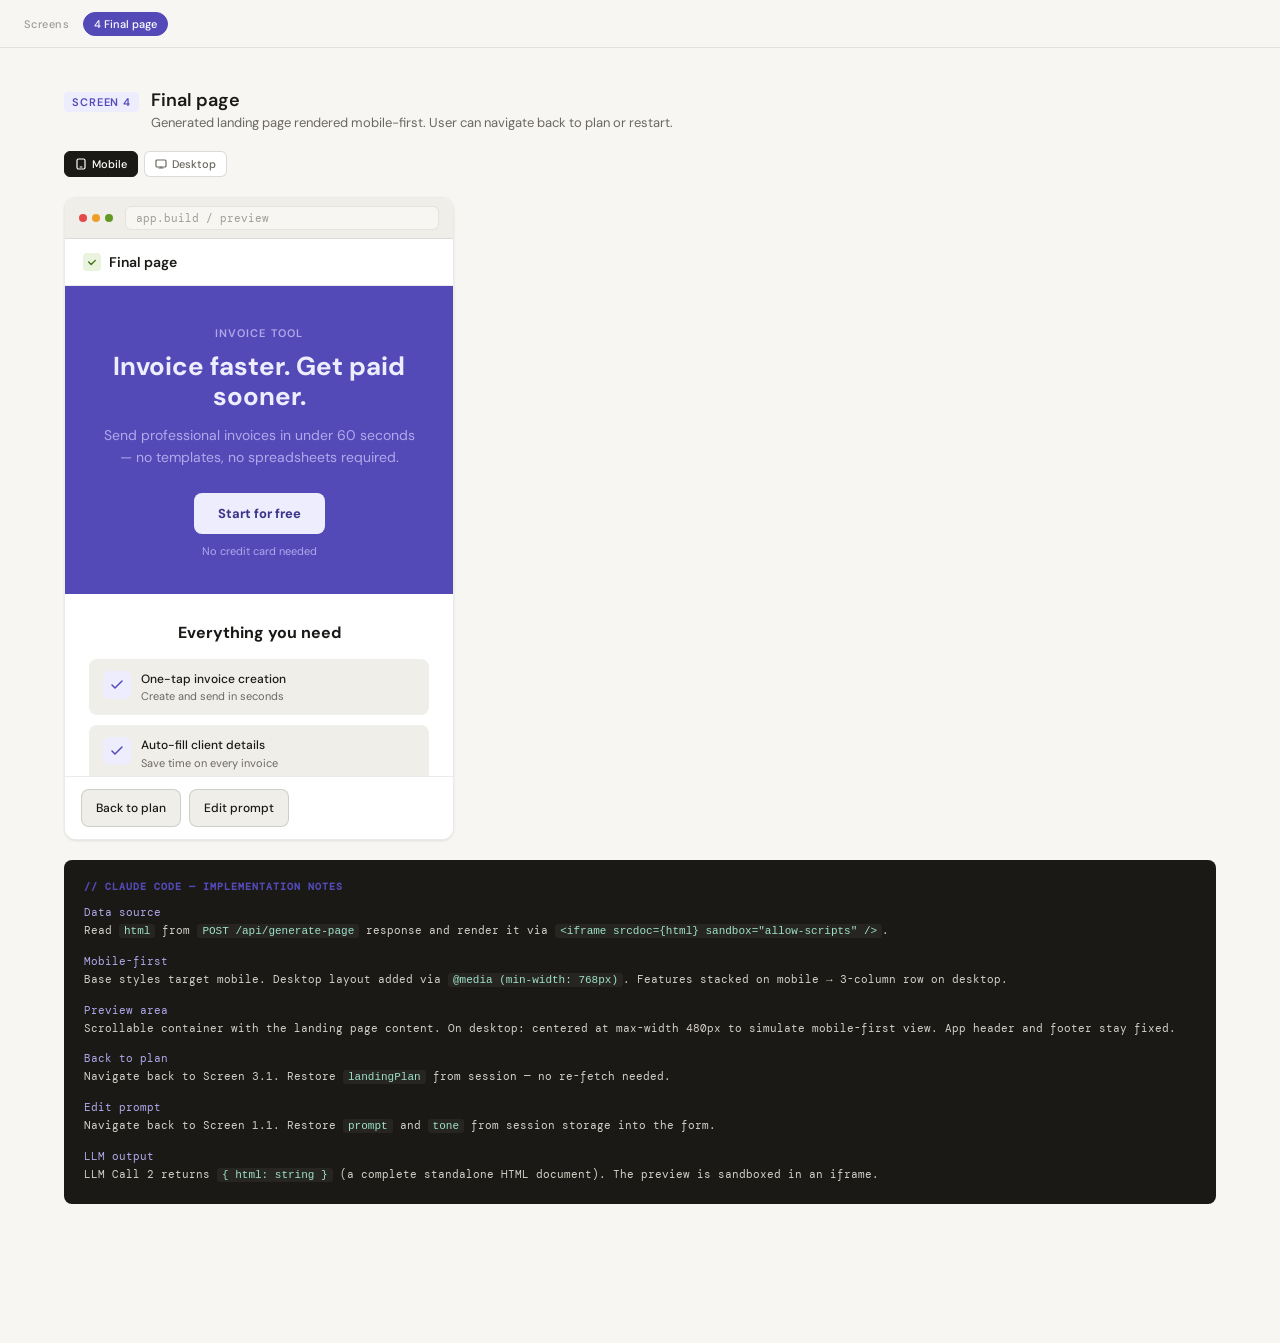
<file: docs/design/screens3.html>
<!DOCTYPE html>
<html lang="en">
<head>
<meta charset="UTF-8">
<meta name="viewport" content="width=device-width, initial-scale=1.0">
<title>Landing Builder — Screen 4</title>
<style>
@import url('https://fonts.googleapis.com/css2?family=DM+Sans:wght@400;500;600;700&family=DM+Mono&display=swap');

:root {
  --bg: #F7F6F3;
  --surface: #FFFFFF;
  --surface2: #F0EEE9;
  --border: rgba(0,0,0,0.08);
  --border-md: rgba(0,0,0,0.14);
  --text: #1A1916;
  --text-2: #6B6860;
  --text-3: #A09D97;
  --purple: #534AB7;
  --purple-light: #EEEDFE;
  --purple-mid: #AFA9EC;
  --purple-dark: #3C3489;
  --green-light: #EAF3DE;
  --green: #3B6D11;
  --teal-light: #E1F5EE;
  --teal-mid: #9FE1CB;
  --radius: 12px;
  --radius-sm: 8px;
  --font: 'DM Sans', system-ui, sans-serif;
  --font-mono: 'DM Mono', monospace;
  --shadow: 0 1px 3px rgba(0,0,0,0.06), 0 1px 2px rgba(0,0,0,0.04);
}

* { box-sizing: border-box; margin: 0; padding: 0; }
body { font-family: var(--font); background: var(--bg); color: var(--text); min-height: 100vh; }

/* NAV */
.top-nav {
  position: sticky; top: 0; z-index: 100;
  background: rgba(247,246,243,0.92);
  backdrop-filter: blur(8px);
  border-bottom: 1px solid var(--border);
  padding: 0 24px; height: 48px;
  display: flex; align-items: center; gap: 6px;
}
.nav-label { font-size: 11px; font-weight: 500; color: var(--text-3); margin-right: 8px; letter-spacing: .04em; }
.nav-chip {
  font-size: 11px; font-weight: 500; padding: 4px 10px;
  border-radius: 20px; border: 1px solid var(--border-md);
  color: var(--text-2); background: var(--surface);
  cursor: pointer; text-decoration: none; transition: all .15s;
}
.nav-chip:hover, .nav-chip.active { background: var(--purple); color: #fff; border-color: var(--purple); }

/* PAGE */
.page { max-width: 1200px; margin: 0 auto; padding: 40px 24px 80px; }

/* SECTION HEADER */
.screen-section { margin-bottom: 64px; }
.section-header { display: flex; align-items: baseline; gap: 12px; margin-bottom: 20px; }
.screen-id {
  font-size: 11px; font-weight: 600; color: var(--purple);
  letter-spacing: .08em; text-transform: uppercase;
  background: var(--purple-light); padding: 3px 8px; border-radius: 4px;
}
.screen-title { font-size: 18px; font-weight: 600; }
.screen-desc { font-size: 13px; color: var(--text-2); margin-top: 2px; }

/* BREAKPOINT TOGGLE */
.bp-toggle { display: flex; gap: 6px; margin-bottom: 20px; }
.bp-btn {
  display: flex; align-items: center; gap: 5px;
  font-size: 11px; font-weight: 500; padding: 5px 10px;
  border-radius: 6px; border: 1px solid var(--border-md);
  background: var(--surface); color: var(--text-2);
  cursor: pointer; font-family: var(--font); transition: all .15s;
}
.bp-btn.active { background: var(--text); color: #fff; border-color: var(--text); }
.bp-btn svg { width: 12px; height: 12px; }

/* DEVICE FRAME */
.device-wrap {
  background: var(--surface); border: 1px solid var(--border);
  border-radius: var(--radius); overflow: hidden;
  box-shadow: var(--shadow); transition: max-width .3s ease;
}
.device-wrap.mobile { max-width: 390px; }
.device-wrap.desktop { max-width: 100%; }

.device-bar {
  background: var(--surface2); border-bottom: 1px solid var(--border);
  padding: 8px 14px; display: flex; align-items: center; gap: 12px; flex-shrink: 0;
}
.device-dots { display: flex; gap: 5px; }
.device-dots span { width: 8px; height: 8px; border-radius: 50%; display: inline-block; }
.device-url {
  flex: 1; background: var(--bg); border: 1px solid var(--border);
  border-radius: 6px; padding: 4px 10px;
  font-size: 11px; color: var(--text-3); font-family: var(--font-mono);
}

/* APP SHELL */
.app-shell { display: flex; flex-direction: column; height: 600px; }

/* APP HEADER */
.app-header {
  padding: 14px 18px;
  border-bottom: 1px solid var(--border);
  flex-shrink: 0;
  display: flex; align-items: center; gap: 8px;
}
.app-header-badge {
  width: 18px; height: 18px; border-radius: 4px;
  background: var(--green-light);
  display: flex; align-items: center; justify-content: center; flex-shrink: 0;
}
.app-header-badge svg { width: 10px; height: 10px; }
.app-header-title { font-size: 14px; font-weight: 600; color: var(--text); }

/* PREVIEW AREA — mobile: scrollable lp content */
.preview-area {
  flex: 1; overflow-y: auto; min-height: 0;
  background: var(--surface2);
}
.preview-area::-webkit-scrollbar { width: 4px; }
.preview-area::-webkit-scrollbar-track { background: transparent; }
.preview-area::-webkit-scrollbar-thumb { background: var(--border-md); border-radius: 4px; }

/* desktop: centered container with max-width */
.device-wrap.desktop .preview-area {
  display: flex; justify-content: center;
  padding: 24px;
}
.device-wrap.desktop .lp-container {
  width: 100%; max-width: 480px;
  background: var(--surface);
  border-radius: var(--radius);
  border: 1px solid var(--border);
  overflow: hidden;
}
.device-wrap.mobile .lp-container {
  width: 100%;
}

/* ── LANDING PAGE CONTENT ── */
.lp-hero {
  background: var(--purple);
  padding: 40px 24px 36px;
  text-align: center;
}
.device-wrap.desktop .lp-hero { padding: 48px 40px 44px; }

.lp-hero-eyebrow {
  font-size: 11px; font-weight: 600; letter-spacing: .1em;
  text-transform: uppercase; color: var(--purple-mid); margin-bottom: 12px;
}
.lp-hero-title {
  font-size: 26px; font-weight: 700; color: #EEEDFE;
  line-height: 1.15; margin-bottom: 12px;
}
.device-wrap.desktop .lp-hero-title { font-size: 32px; }
.lp-hero-sub {
  font-size: 14px; color: var(--purple-mid);
  line-height: 1.6; margin-bottom: 24px; max-width: 320px; margin-left: auto; margin-right: auto;
}
.lp-cta {
  display: inline-block;
  background: #EEEDFE; color: var(--purple-dark);
  border-radius: var(--radius-sm); padding: 12px 24px;
  font-size: 13px; font-weight: 700;
}
.lp-cta-sub { font-size: 11px; color: var(--purple-mid); margin-top: 10px; }

.lp-section { padding: 28px 24px; border-bottom: 1px solid var(--border); background: var(--surface); }
.device-wrap.desktop .lp-section { padding: 32px 40px; }
.lp-section-title {
  font-size: 16px; font-weight: 700; color: var(--text);
  margin-bottom: 16px; text-align: center;
}

/* Features — stacked on mobile, 3-col on desktop */
.lp-features { display: flex; flex-direction: column; gap: 10px; }
.device-wrap.desktop .lp-features { flex-direction: row; gap: 16px; }
.lp-feature {
  display: flex; align-items: flex-start; gap: 10px;
  background: var(--surface2); border-radius: var(--radius-sm); padding: 12px 14px;
}
.device-wrap.desktop .lp-feature { flex-direction: column; flex: 1; gap: 8px; }
.lp-feature-icon {
  width: 28px; height: 28px; border-radius: 6px;
  background: var(--purple-light); flex-shrink: 0;
  display: flex; align-items: center; justify-content: center;
}
.lp-feature-icon svg { width: 14px; height: 14px; }
.lp-feature-text { font-size: 12px; color: var(--text); font-weight: 500; line-height: 1.4; }
.lp-feature-sub { font-size: 11px; color: var(--text-2); margin-top: 2px; }

/* Testimonial */
.lp-quote-card {
  background: var(--green-light);
  border-radius: var(--radius-sm); padding: 16px;
}
.lp-quote-text {
  font-size: 14px; color: var(--text); line-height: 1.6;
  font-style: italic; margin-bottom: 12px;
}
.lp-quote-author { display: flex; align-items: center; gap: 10px; }
.lp-avatar {
  width: 32px; height: 32px; border-radius: 50%;
  background: var(--teal-mid); flex-shrink: 0;
  display: flex; align-items: center; justify-content: center;
  font-size: 11px; font-weight: 700; color: var(--teal, #0F6E56);
}
.lp-author-name { font-size: 12px; font-weight: 600; color: var(--text); }
.lp-author-role { font-size: 11px; color: var(--text-2); }

/* CTA footer */
.lp-cta-footer {
  background: var(--purple-dark);
  padding: 32px 24px; text-align: center;
}
.device-wrap.desktop .lp-cta-footer { padding: 40px; }
.lp-cta-footer-title {
  font-size: 18px; font-weight: 700; color: #EEEDFE; margin-bottom: 8px;
}
.device-wrap.desktop .lp-cta-footer-title { font-size: 22px; }
.lp-cta-footer-sub { font-size: 12px; color: var(--purple-mid); margin-bottom: 20px; line-height: 1.5; }
.lp-cta-footer-btn {
  display: inline-block; background: #EEEDFE; color: var(--purple-dark);
  border-radius: var(--radius-sm); padding: 12px 28px;
  font-size: 13px; font-weight: 700;
}

/* FOOTER */
.screen-footer {
  display: flex; gap: 8px; padding: 12px 16px;
  border-top: 1px solid var(--border); flex-shrink: 0;
  background: var(--surface);
}
.btn-secondary {
  background: var(--surface2); color: var(--text);
  border: 1px solid var(--border-md); border-radius: var(--radius-sm);
  padding: 10px 14px; font-size: 12px; font-weight: 500;
  font-family: var(--font); cursor: pointer; white-space: nowrap;
}

/* ANNOTATIONS */
.annotations {
  margin-top: 20px; background: #1A1916;
  border-radius: var(--radius-sm); padding: 20px; font-family: var(--font-mono);
}
.ann-title {
  font-size: 10px; font-weight: 600; color: #534AB7;
  text-transform: uppercase; letter-spacing: .1em; margin-bottom: 12px;
}
.ann-block { margin-bottom: 14px; }
.ann-block:last-child { margin-bottom: 0; }
.ann-key { font-size: 11px; color: #AFA9EC; margin-bottom: 3px; }
.ann-val { font-size: 11px; color: #D3D1C7; line-height: 1.55; }
.ann-val code { color: #9FE1CB; background: rgba(255,255,255,.05); padding: 1px 5px; border-radius: 3px; }
</style>
</head>
<body>

<nav class="top-nav">
  <span class="nav-label">Screens</span>
  <a class="nav-chip active" href="#s4">4 Final page</a>
</nav>

<div class="page">
  <section class="screen-section" id="s4">
    <div class="section-header">
      <span class="screen-id">Screen 4</span>
      <div>
        <div class="screen-title">Final page</div>
        <div class="screen-desc">Generated landing page rendered mobile-first. User can navigate back to plan or restart.</div>
      </div>
    </div>

    <div class="bp-toggle">
      <button class="bp-btn active" onclick="setBreakpoint('s4-device', 'mobile', this)">
        <svg viewBox="0 0 12 12" fill="none"><rect x="2" y="1" width="8" height="10" rx="1.5" stroke="currentColor" stroke-width="1.2"/><rect x="4.5" y="8.5" width="3" height="1" rx=".5" fill="currentColor"/></svg>Mobile
      </button>
      <button class="bp-btn" onclick="setBreakpoint('s4-device', 'desktop', this)">
        <svg viewBox="0 0 12 12" fill="none"><rect x="1" y="2" width="10" height="7" rx="1" stroke="currentColor" stroke-width="1.2"/><path d="M4 10h4M6 9v1" stroke="currentColor" stroke-width="1.2" stroke-linecap="round"/></svg>Desktop
      </button>
    </div>

    <div class="device-wrap mobile" id="s4-device">
      <div class="device-bar">
        <div class="device-dots">
          <span style="background:#E24B4A"></span>
          <span style="background:#EF9F27"></span>
          <span style="background:#639922"></span>
        </div>
        <div class="device-url">app.build / preview</div>
      </div>
      <div class="app-shell">
        <div class="app-header">
          <div class="app-header-badge">
            <svg viewBox="0 0 12 12" fill="none"><path d="M2 6l3 3 5-5" stroke="#3B6D11" stroke-width="1.5" stroke-linecap="round" stroke-linejoin="round"/></svg>
          </div>
          <span class="app-header-title">Final page</span>
        </div>

        <div class="preview-area">
          <div class="lp-container">

            <div class="lp-hero">
              <div class="lp-hero-eyebrow">Invoice tool</div>
              <div class="lp-hero-title">Invoice faster. Get paid sooner.</div>
              <div class="lp-hero-sub">Send professional invoices in under 60 seconds — no templates, no spreadsheets required.</div>
              <div class="lp-cta">Start for free</div>
              <div class="lp-cta-sub">No credit card needed</div>
            </div>

            <div class="lp-section">
              <div class="lp-section-title">Everything you need</div>
              <div class="lp-features">
                <div class="lp-feature">
                  <div class="lp-feature-icon">
                    <svg viewBox="0 0 14 14" fill="none"><path d="M2 7l3 3 7-7" stroke="#534AB7" stroke-width="1.5" stroke-linecap="round" stroke-linejoin="round"/></svg>
                  </div>
                  <div>
                    <div class="lp-feature-text">One-tap invoice creation</div>
                    <div class="lp-feature-sub">Create and send in seconds</div>
                  </div>
                </div>
                <div class="lp-feature">
                  <div class="lp-feature-icon">
                    <svg viewBox="0 0 14 14" fill="none"><path d="M2 7l3 3 7-7" stroke="#534AB7" stroke-width="1.5" stroke-linecap="round" stroke-linejoin="round"/></svg>
                  </div>
                  <div>
                    <div class="lp-feature-text">Auto-fill client details</div>
                    <div class="lp-feature-sub">Save time on every invoice</div>
                  </div>
                </div>
                <div class="lp-feature">
                  <div class="lp-feature-icon">
                    <svg viewBox="0 0 14 14" fill="none"><path d="M2 7l3 3 7-7" stroke="#534AB7" stroke-width="1.5" stroke-linecap="round" stroke-linejoin="round"/></svg>
                  </div>
                  <div>
                    <div class="lp-feature-text">PDF + Stripe payment link</div>
                    <div class="lp-feature-sub">Get paid instantly online</div>
                  </div>
                </div>
              </div>
            </div>

            <div class="lp-section">
              <div class="lp-section-title">What freelancers say</div>
              <div class="lp-quote-card">
                <div class="lp-quote-text">"I used to spend 30 minutes on every invoice. Now it's literally one click. I don't know how I managed before."</div>
                <div class="lp-quote-author">
                  <div class="lp-avatar">MK</div>
                  <div>
                    <div class="lp-author-name">Maria K.</div>
                    <div class="lp-author-role">Freelance designer, 6 years</div>
                  </div>
                </div>
              </div>
            </div>

            <div class="lp-cta-footer">
              <div class="lp-cta-footer-title">Ready to save time on invoices?</div>
              <div class="lp-cta-footer-sub">Join 2,400+ freelancers already using the tool</div>
              <div class="lp-cta-footer-btn">Start for free</div>
            </div>

          </div>
        </div>

        <div class="screen-footer">
          <button class="btn-secondary">Back to plan</button>
          <button class="btn-secondary">Edit prompt</button>
        </div>
      </div>
    </div>

    <div class="annotations">
      <div class="ann-title">// Claude Code — implementation notes</div>
      <div class="ann-block"><div class="ann-key">Data source</div><div class="ann-val">Read <code>html</code> from <code>POST /api/generate-page</code> response and render it via <code>&lt;iframe srcdoc={html} sandbox="allow-scripts" /&gt;</code>.</div></div>
      <div class="ann-block"><div class="ann-key">Mobile-first</div><div class="ann-val">Base styles target mobile. Desktop layout added via <code>@media (min-width: 768px)</code>. Features stacked on mobile → 3-column row on desktop.</div></div>
      <div class="ann-block"><div class="ann-key">Preview area</div><div class="ann-val">Scrollable container with the landing page content. On desktop: centered at max-width 480px to simulate mobile-first view. App header and footer stay fixed.</div></div>
      <div class="ann-block"><div class="ann-key">Back to plan</div><div class="ann-val">Navigate back to Screen 3.1. Restore <code>landingPlan</code> from session — no re-fetch needed.</div></div>
      <div class="ann-block"><div class="ann-key">Edit prompt</div><div class="ann-val">Navigate back to Screen 1.1. Restore <code>prompt</code> and <code>tone</code> from session storage into the form.</div></div>
      <div class="ann-block"><div class="ann-key">LLM output</div><div class="ann-val">LLM Call 2 returns <code>{ html: string }</code> (a complete standalone HTML document). The preview is sandboxed in an iframe.</div></div>
    </div>
  </section>
</div>

<script>
function setBreakpoint(deviceId, bp, btn) {
  const device = document.getElementById(deviceId);
  device.classList.remove('mobile', 'desktop');
  device.classList.add(bp);
  btn.closest('.bp-toggle').querySelectorAll('.bp-btn').forEach(b => b.classList.remove('active'));
  btn.classList.add('active');
}
</script>
</body>
</html>
</file>
